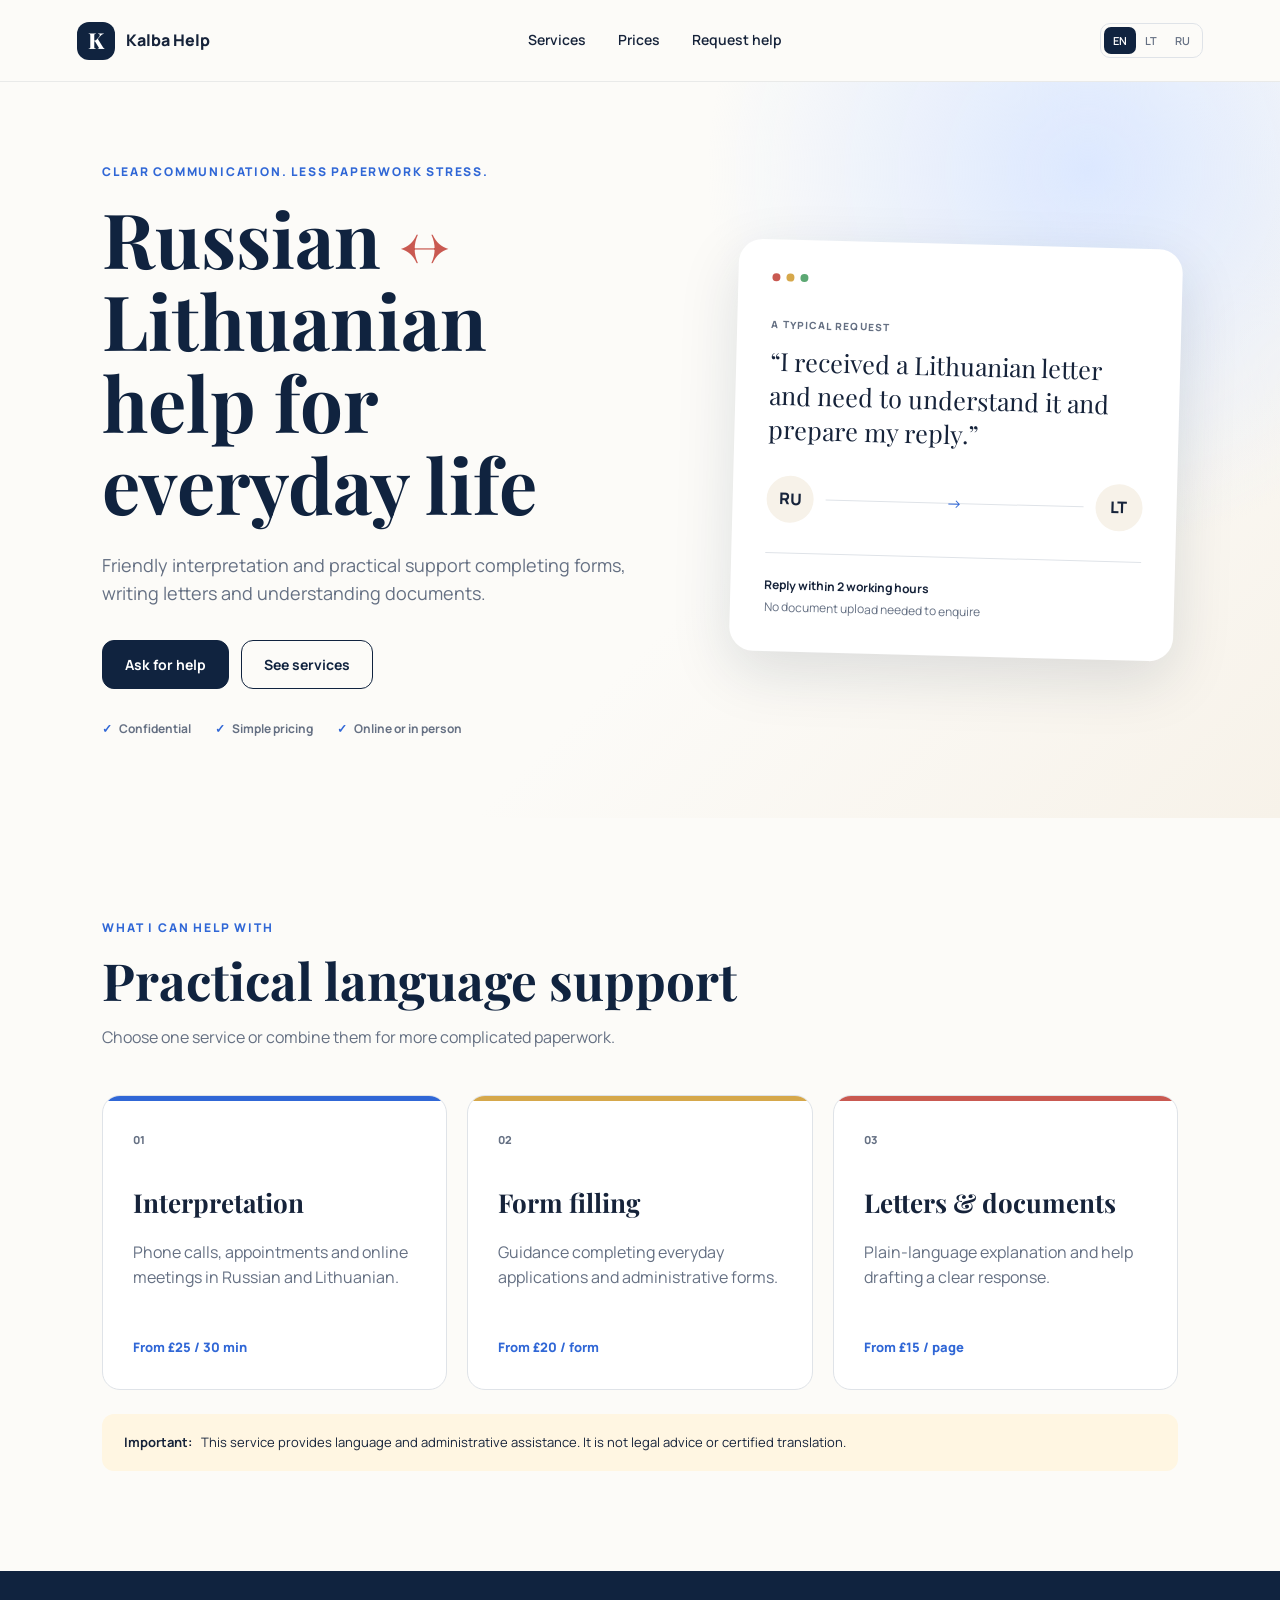
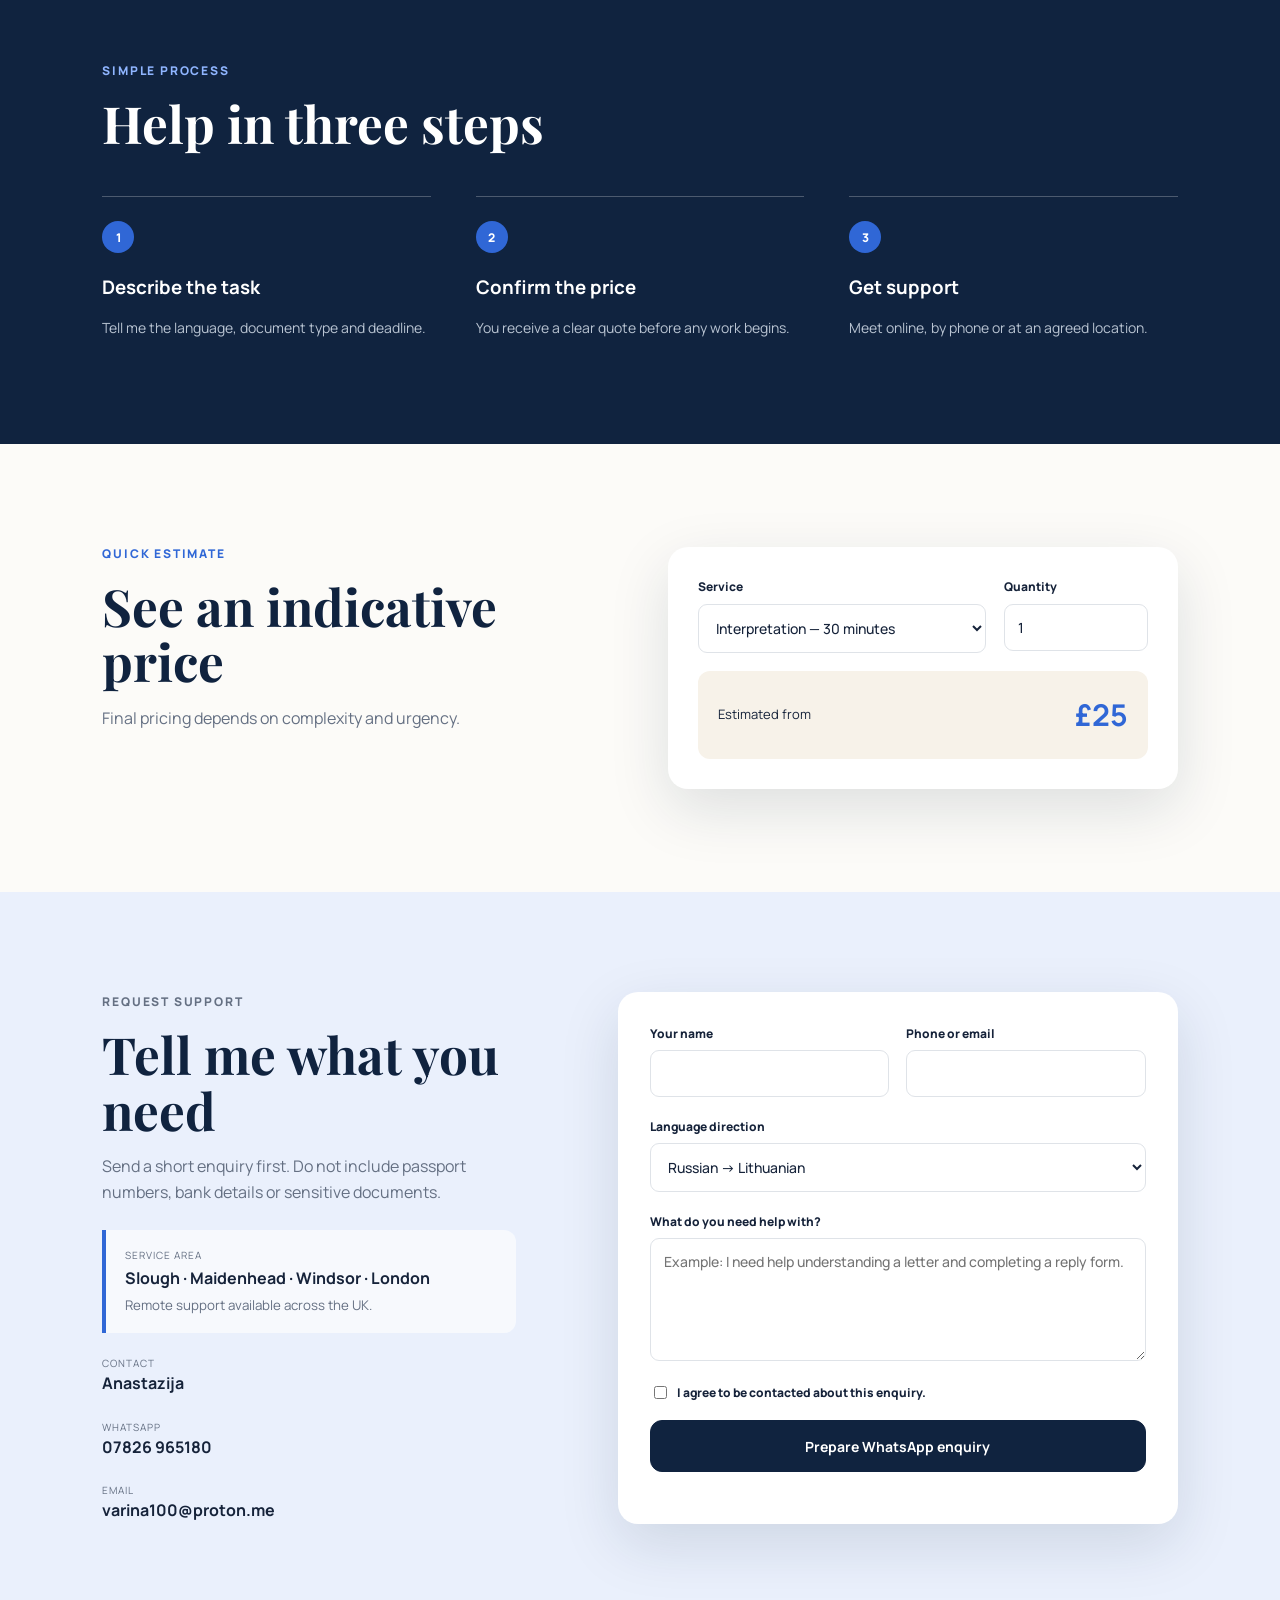
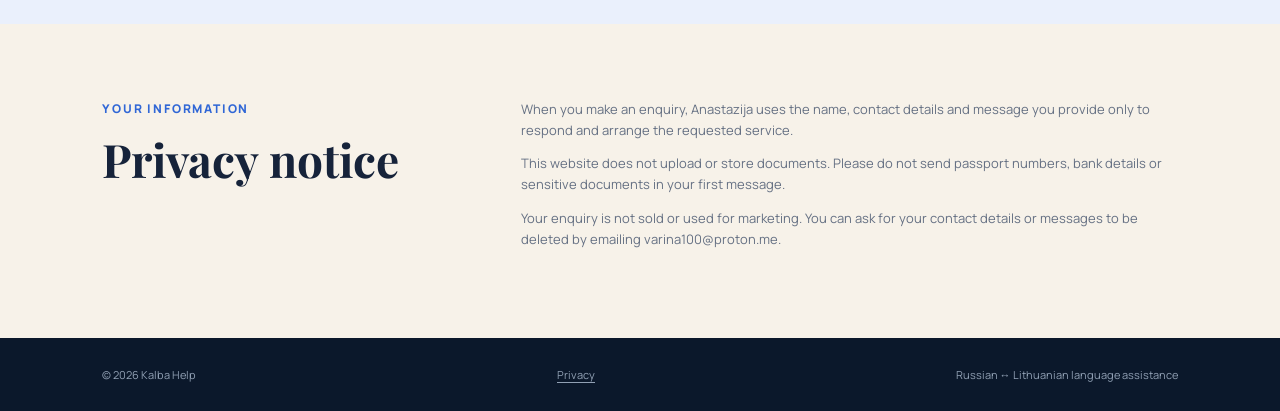
<file: index.html>
<!doctype html>
<html lang="en">
<head>
  <meta charset="utf-8">
  <meta name="viewport" content="width=device-width, initial-scale=1">
  <meta name="description" content="Russian and Lithuanian interpretation, form filling and document assistance in Slough, Maidenhead, Windsor, London and across the UK.">
  <meta name="robots" content="index, follow">
  <meta name="author" content="Anastazija, Kalba Help">
  <meta name="geo.region" content="GB">
  <meta name="geo.placename" content="Slough, Maidenhead, Windsor and London">
  <link rel="canonical" href="https://anastazija-kalba.github.io/kalba-help/">
  <meta property="og:type" content="website">
  <meta property="og:title" content="Kalba Help | Russian and Lithuanian Support in the UK">
  <meta property="og:description" content="Interpretation, form filling and document assistance in Russian and Lithuanian across the UK.">
  <meta property="og:url" content="https://anastazija-kalba.github.io/kalba-help/">
  <meta property="og:locale" content="en_GB">
  <meta name="twitter:card" content="summary">
  <title>Russian & Lithuanian Interpreter UK | Kalba Help</title>
  <script type="application/ld+json">
  {
    "@context": "https://schema.org",
    "@type": "ProfessionalService",
    "name": "Kalba Help",
    "url": "https://anastazija-kalba.github.io/kalba-help/",
    "email": "varina100@proton.me",
    "telephone": "+447826965180",
    "description": "Russian and Lithuanian interpretation, form filling and document assistance in the UK.",
    "founder": {"@type": "Person", "name": "Anastazija"},
    "areaServed": [
      {"@type": "City", "name": "Slough"},
      {"@type": "City", "name": "Maidenhead"},
      {"@type": "City", "name": "Windsor"},
      {"@type": "City", "name": "London"},
      {"@type": "Country", "name": "United Kingdom"}
    ],
    "knowsLanguage": ["English", "Russian", "Lithuanian"],
    "priceRange": "££"
  }
  </script>
  <link rel="preconnect" href="https://fonts.googleapis.com">
  <link rel="preconnect" href="https://fonts.gstatic.com" crossorigin>
  <link href="https://fonts.googleapis.com/css2?family=Manrope:wght@400;500;600;700;800&family=Playfair+Display:wght@700&display=swap" rel="stylesheet">
  <link rel="stylesheet" href="styles.css">
</head>
<body>
  <header class="site-header">
    <a class="brand" href="#top" aria-label="Kalba Help home">
      <span class="brand-mark">K</span>
      <span>Kalba Help</span>
    </a>
    <nav aria-label="Main navigation">
      <a href="#services" data-copy="navServices">Services</a>
      <a href="#pricing" data-copy="navPrices">Prices</a>
      <a href="#request" data-copy="navRequest">Request help</a>
    </nav>
    <div class="language-switcher" aria-label="Website language">
      <button class="language active" data-language="en">EN</button>
      <button class="language" data-language="lt">LT</button>
      <button class="language" data-language="ru">RU</button>
    </div>
  </header>

  <main id="top">
    <section class="hero">
      <div class="hero-copy">
        <p class="eyebrow" data-copy="eyebrow">Clear communication. Less paperwork stress.</p>
        <h1 data-copy="heroTitle">Russian <span>↔</span> Lithuanian help for everyday life</h1>
        <p class="hero-text" data-copy="heroText">Friendly interpretation and practical support completing forms, writing letters and understanding documents.</p>
        <div class="hero-actions">
          <a class="button primary" href="#request" data-copy="heroCta">Ask for help</a>
          <a class="button secondary" href="#services" data-copy="heroSecondary">See services</a>
        </div>
        <ul class="trust-list">
          <li data-copy="trustOne">Confidential</li>
          <li data-copy="trustTwo">Simple pricing</li>
          <li data-copy="trustThree">Online or in person</li>
        </ul>
      </div>
      <aside class="hero-card">
        <div class="card-topline"><span></span><span></span><span></span></div>
        <p class="small-label" data-copy="exampleLabel">A typical request</p>
        <blockquote data-copy="exampleQuote">“I received a Lithuanian letter and need to understand it and prepare my reply.”</blockquote>
        <div class="route">
          <span>RU</span><div class="route-line">→</div><span>LT</span>
        </div>
        <div class="answer-time">
          <strong data-copy="replyTime">Reply within 2 working hours</strong>
          <span data-copy="replyNote">No document upload needed to enquire</span>
        </div>
      </aside>
    </section>

    <section class="section" id="services">
      <div class="section-heading">
        <p class="eyebrow" data-copy="servicesEyebrow">What I can help with</p>
        <h2 data-copy="servicesTitle">Practical language support</h2>
        <p data-copy="servicesIntro">Choose one service or combine them for more complicated paperwork.</p>
      </div>
      <div class="service-grid">
        <article class="service-card accent-blue">
          <span class="service-number">01</span>
          <h3 data-copy="serviceOneTitle">Interpretation</h3>
          <p data-copy="serviceOneText">Phone calls, appointments and online meetings in Russian and Lithuanian.</p>
          <span class="price" data-copy="serviceOnePrice">From £25 / 30 min</span>
        </article>
        <article class="service-card accent-gold">
          <span class="service-number">02</span>
          <h3 data-copy="serviceTwoTitle">Form filling</h3>
          <p data-copy="serviceTwoText">Guidance completing everyday applications and administrative forms.</p>
          <span class="price" data-copy="serviceTwoPrice">From £20 / form</span>
        </article>
        <article class="service-card accent-red">
          <span class="service-number">03</span>
          <h3 data-copy="serviceThreeTitle">Letters & documents</h3>
          <p data-copy="serviceThreeText">Plain-language explanation and help drafting a clear response.</p>
          <span class="price" data-copy="serviceThreePrice">From £15 / page</span>
        </article>
      </div>
      <div class="scope-note">
        <strong data-copy="scopeTitle">Important:</strong>
        <span data-copy="scopeText">This service provides language and administrative assistance. It is not legal advice or certified translation.</span>
      </div>
    </section>

    <section class="process-section">
      <div class="section-heading light">
        <p class="eyebrow" data-copy="processEyebrow">Simple process</p>
        <h2 data-copy="processTitle">Help in three steps</h2>
      </div>
      <div class="steps">
        <div><span>1</span><h3 data-copy="stepOneTitle">Describe the task</h3><p data-copy="stepOneText">Tell me the language, document type and deadline.</p></div>
        <div><span>2</span><h3 data-copy="stepTwoTitle">Confirm the price</h3><p data-copy="stepTwoText">You receive a clear quote before any work begins.</p></div>
        <div><span>3</span><h3 data-copy="stepThreeTitle">Get support</h3><p data-copy="stepThreeText">Meet online, by phone or at an agreed location.</p></div>
      </div>
    </section>

    <section class="section estimate-section" id="pricing">
      <div class="section-heading">
        <p class="eyebrow" data-copy="estimateEyebrow">Quick estimate</p>
        <h2 data-copy="estimateTitle">See an indicative price</h2>
        <p data-copy="estimateIntro">Final pricing depends on complexity and urgency.</p>
      </div>
      <div class="calculator">
        <label><span data-copy="estimateService">Service</span>
          <select id="estimate-service">
            <option value="25" data-copy="optionInterpretation">Interpretation — 30 minutes</option>
            <option value="20" data-copy="optionForm">Form filling — one form</option>
            <option value="15" data-copy="optionDocument">Document help — one page</option>
          </select>
        </label>
        <label><span data-copy="estimateQuantity">Quantity</span>
          <input id="estimate-quantity" type="number" min="1" max="20" value="1">
        </label>
        <div class="estimate-total"><span data-copy="estimateFrom">Estimated from</span><strong id="estimate-total">£25</strong></div>
      </div>
    </section>

    <section class="request-section" id="request">
      <div class="request-copy">
        <p class="eyebrow" data-copy="requestEyebrow">Request support</p>
        <h2 data-copy="requestTitle">Tell me what you need</h2>
        <p data-copy="requestIntro">Send a short enquiry first. Do not include passport numbers, bank details or sensitive documents.</p>
        <div class="service-area">
          <span data-copy="serviceAreaLabel">Service area</span>
          <strong>Slough · Maidenhead · Windsor · London</strong>
          <small data-copy="serviceAreaRemote">Remote support available across the UK.</small>
        </div>
        <div class="contact-detail"><span data-copy="contactNameLabel">Contact</span><strong>Anastazija</strong></div>
        <div class="contact-detail"><span>WhatsApp</span><strong>07826 965180</strong></div>
        <div class="contact-detail"><span>Email</span><strong><a href="mailto:varina100@proton.me">varina100@proton.me</a></strong></div>
      </div>
      <form id="request-form">
        <label><span data-copy="formName">Your name</span><input id="name" type="text" required autocomplete="name"></label>
        <label><span data-copy="formContact">Phone or email</span><input id="contact" type="text" required autocomplete="email"></label>
        <label><span data-copy="formLanguage">Language direction</span>
          <select id="direction"><option>Russian → Lithuanian</option><option>Lithuanian → Russian</option><option data-copy="optionBoth">Both / not sure</option></select>
        </label>
        <label><span data-copy="formHelp">What do you need help with?</span><textarea id="message" rows="5" required data-placeholder="formPlaceholder" placeholder="Example: I need help understanding a letter and completing a reply form."></textarea></label>
        <label class="consent"><input id="consent" type="checkbox" required><span data-copy="formConsent">I agree to be contacted about this enquiry.</span></label>
        <button class="button primary full" type="submit" data-copy="formSubmit">Prepare WhatsApp enquiry</button>
        <p class="form-status" id="form-status" aria-live="polite"></p>
      </form>
    </section>

    <section class="privacy-section" id="privacy">
      <div>
        <p class="eyebrow" data-copy="privacyEyebrow">Your information</p>
        <h2 data-copy="privacyTitle">Privacy notice</h2>
      </div>
      <div class="privacy-copy">
        <p data-copy="privacyTextOne">When you make an enquiry, Anastazija uses the name, contact details and message you provide only to respond and arrange the requested service.</p>
        <p data-copy="privacyTextTwo">This website does not upload or store documents. Please do not send passport numbers, bank details or sensitive documents in your first message.</p>
        <p data-copy="privacyTextThree">Your enquiry is not sold or used for marketing. You can ask for your contact details or messages to be deleted by emailing varina100@proton.me.</p>
      </div>
    </section>
  </main>

  <footer><span>© <span id="year"></span> Kalba Help</span><a href="#privacy" data-copy="privacyLink">Privacy</a><span data-copy="footerText">Russian ↔ Lithuanian language assistance</span></footer>
  <script src="app.js"></script>
</body>
</html>
</file>
<file: styles.css>
:root{--ink:#16233a;--navy:#10233f;--blue:#3067d6;--cream:#f7f2e9;--gold:#d6a84b;--red:#c95951;--white:#fff;--muted:#657083;--line:#dfe3e8;--shadow:0 20px 60px rgba(16,35,63,.13)}
*{box-sizing:border-box}html{scroll-behavior:smooth}body{margin:0;color:var(--ink);background:#fcfbf8;font-family:Manrope,Arial,sans-serif;line-height:1.6}a{color:inherit;text-decoration:none}.site-header{height:82px;display:flex;align-items:center;justify-content:space-between;padding:0 clamp(24px,6vw,90px);background:rgba(252,251,248,.94);border-bottom:1px solid rgba(22,35,58,.08);position:sticky;top:0;z-index:10;backdrop-filter:blur(12px)}.brand{display:flex;align-items:center;gap:11px;font-weight:800}.brand-mark{width:38px;height:38px;border-radius:12px;background:var(--navy);color:white;display:grid;place-items:center;font-family:Playfair Display,serif;font-size:22px}.site-header nav{display:flex;gap:32px;font-size:14px;font-weight:600}.site-header nav a:hover{color:var(--blue)}.language-switcher{display:flex;border:1px solid var(--line);border-radius:10px;padding:3px}.language{border:0;background:transparent;padding:6px 9px;border-radius:7px;color:var(--muted);cursor:pointer;font:600 11px Manrope}.language.active{background:var(--navy);color:white}.hero{min-height:650px;display:grid;grid-template-columns:1.1fr .9fr;gap:7vw;align-items:center;padding:80px clamp(24px,8vw,130px);background:radial-gradient(circle at 85% 12%,#dce8ff 0,transparent 30%),linear-gradient(135deg,#fcfbf8 60%,#f7f2e9)}.eyebrow{text-transform:uppercase;letter-spacing:.15em;color:var(--blue);font-size:12px;font-weight:800;margin:0 0 16px}.hero h1,.section-heading h2,.request-copy h2{font-family:Playfair Display,Georgia,serif;line-height:1.08;margin:0;color:var(--navy)}.hero h1{font-size:clamp(42px,6vw,76px);max-width:750px}.hero h1 span{color:var(--red)}.hero-text{font-size:18px;color:var(--muted);max-width:650px;margin:25px 0 32px}.hero-actions{display:flex;gap:12px}.button{display:inline-flex;align-items:center;justify-content:center;border-radius:12px;padding:14px 22px;font:700 14px Manrope;border:1px solid var(--navy);cursor:pointer}.primary{background:var(--navy);color:white}.primary:hover{background:var(--blue);border-color:var(--blue)}.secondary{background:transparent;color:var(--navy)}.trust-list{display:flex;gap:24px;padding:0;margin:30px 0 0;list-style:none;font-size:12px;font-weight:700;color:var(--muted)}.trust-list li:before{content:'✓';color:var(--blue);margin-right:7px}.hero-card{background:white;border-radius:24px;padding:34px;box-shadow:var(--shadow);transform:rotate(1.5deg);max-width:470px}.card-topline{display:flex;gap:6px;margin-bottom:35px}.card-topline span{width:8px;height:8px;border-radius:50%;background:var(--red)}.card-topline span:nth-child(2){background:var(--gold)}.card-topline span:nth-child(3){background:#5ca873}.small-label{text-transform:uppercase;color:var(--muted);font-size:10px;letter-spacing:.12em;font-weight:800}.hero-card blockquote{font-family:Playfair Display,serif;font-size:25px;line-height:1.35;margin:12px 0 30px}.route{display:flex;align-items:center;gap:12px}.route span{display:grid;place-items:center;width:47px;height:47px;border-radius:50%;background:var(--cream);font-weight:800}.route-line{height:1px;background:var(--line);flex:1;color:var(--blue);text-align:center;line-height:0}.answer-time{border-top:1px solid var(--line);margin-top:30px;padding-top:22px;display:flex;flex-direction:column;font-size:12px}.answer-time span{color:var(--muted);margin-top:3px}.section{padding:100px clamp(24px,8vw,130px)}.section-heading{max-width:650px;margin-bottom:45px}.section-heading h2,.request-copy h2{font-size:clamp(36px,4vw,52px)}.section-heading>p:last-child{color:var(--muted)}.service-grid{display:grid;grid-template-columns:repeat(3,1fr);gap:20px}.service-card{background:white;border:1px solid var(--line);border-radius:18px;padding:30px;position:relative;overflow:hidden}.service-card:before{content:'';position:absolute;left:0;top:0;width:100%;height:5px;background:var(--blue)}.accent-gold:before{background:var(--gold)}.accent-red:before{background:var(--red)}.service-number{font-size:11px;color:var(--muted);font-weight:800}.service-card h3{font-family:Playfair Display,serif;font-size:26px;margin:30px 0 10px}.service-card p{color:var(--muted);min-height:78px}.price{font-size:13px;font-weight:800;color:var(--blue)}.scope-note{margin-top:24px;background:#fff6e2;border-radius:12px;padding:18px 22px;font-size:13px}.scope-note strong{margin-right:6px}.process-section{background:var(--navy);color:white;padding:90px clamp(24px,8vw,130px)}.light h2{color:white}.light .eyebrow{color:#8fb5ff}.steps{display:grid;grid-template-columns:repeat(3,1fr);gap:45px}.steps>div{border-top:1px solid rgba(255,255,255,.25);padding-top:24px}.steps span{display:grid;place-items:center;width:32px;height:32px;border-radius:50%;background:var(--blue);font-size:12px;font-weight:800}.steps h3{margin:20px 0 5px}.steps p{color:#b9c4d2;font-size:14px}.estimate-section{display:grid;grid-template-columns:1fr 1.1fr;gap:8vw;align-items:center}.calculator{background:white;border-radius:20px;box-shadow:var(--shadow);padding:30px;display:grid;grid-template-columns:2fr 1fr;gap:18px}.calculator label,.request-section form>label{display:flex;flex-direction:column;gap:7px;font-size:12px;font-weight:800}.calculator select,.calculator input,.request-section input,.request-section select,.request-section textarea{width:100%;padding:13px;border:1px solid var(--line);border-radius:9px;background:white;color:var(--ink);font:500 14px Manrope}.estimate-total{grid-column:1/-1;background:var(--cream);border-radius:12px;padding:20px;display:flex;justify-content:space-between;align-items:center}.estimate-total span{font-size:13px}.estimate-total strong{font-size:30px;color:var(--blue)}.request-section{display:grid;grid-template-columns:.85fr 1.15fr;gap:8vw;background:#eaf0fc;padding:100px clamp(24px,8vw,130px)}.request-copy>p{color:var(--muted)}.contact-detail{display:flex;flex-direction:column;margin-top:22px}.contact-detail span{font-size:10px;color:var(--muted);text-transform:uppercase;letter-spacing:.1em}.placeholder-note{font-size:11px;color:var(--red)!important}.request-section form{background:white;padding:32px;border-radius:20px;box-shadow:var(--shadow);display:grid;grid-template-columns:1fr 1fr;gap:17px}.request-section form label:nth-child(3),.request-section form label:nth-child(4),.consent,.full,.form-status{grid-column:1/-1}.consent{flex-direction:row!important;align-items:center}.consent input{width:auto}.full{width:100%}.form-status{margin:0;font-size:12px;color:var(--blue)}footer{display:flex;justify-content:space-between;padding:28px clamp(24px,8vw,130px);background:#0b182b;color:#91a0b4;font-size:11px}
@media(max-width:850px){.site-header nav{display:none}.hero,.estimate-section,.request-section{grid-template-columns:1fr}.hero{padding-top:55px}.hero-card{transform:none}.service-grid,.steps{grid-template-columns:1fr}.service-card p{min-height:auto}.request-section form{grid-template-columns:1fr}.request-section form>label{grid-column:1}.calculator{grid-template-columns:1fr}.estimate-total{grid-column:1}.trust-list{flex-wrap:wrap}.section,.process-section,.request-section{padding-top:70px;padding-bottom:70px}}@media(max-width:500px){.site-header{padding:0 16px}.brand>span:last-child{display:none}.hero{padding-left:20px;padding-right:20px}.hero-actions{flex-direction:column}.button{width:100%}.calculator,.request-section form{padding:20px}footer{flex-direction:column;gap:5px}}
.service-area{display:flex;flex-direction:column;margin:25px 0 7px;padding:17px 19px;border-left:4px solid var(--blue);background:rgba(255,255,255,.62);border-radius:0 12px 12px 0}.service-area span{font-size:10px;color:var(--muted);text-transform:uppercase;letter-spacing:.1em}.service-area strong{margin:3px 0}.service-area small{color:var(--muted)}.privacy-section{display:grid;grid-template-columns:.65fr 1.35fr;gap:8vw;padding:75px clamp(24px,8vw,130px);background:var(--cream)}.privacy-section h2{font-family:Playfair Display,serif;font-size:clamp(32px,4vw,46px);line-height:1.1;margin:0}.privacy-copy{color:var(--muted);font-size:13px}.privacy-copy p:first-child{margin-top:0}footer a{text-decoration:underline;text-underline-offset:3px}@media(max-width:850px){.privacy-section{grid-template-columns:1fr;padding-top:70px;padding-bottom:70px}}
</file>
